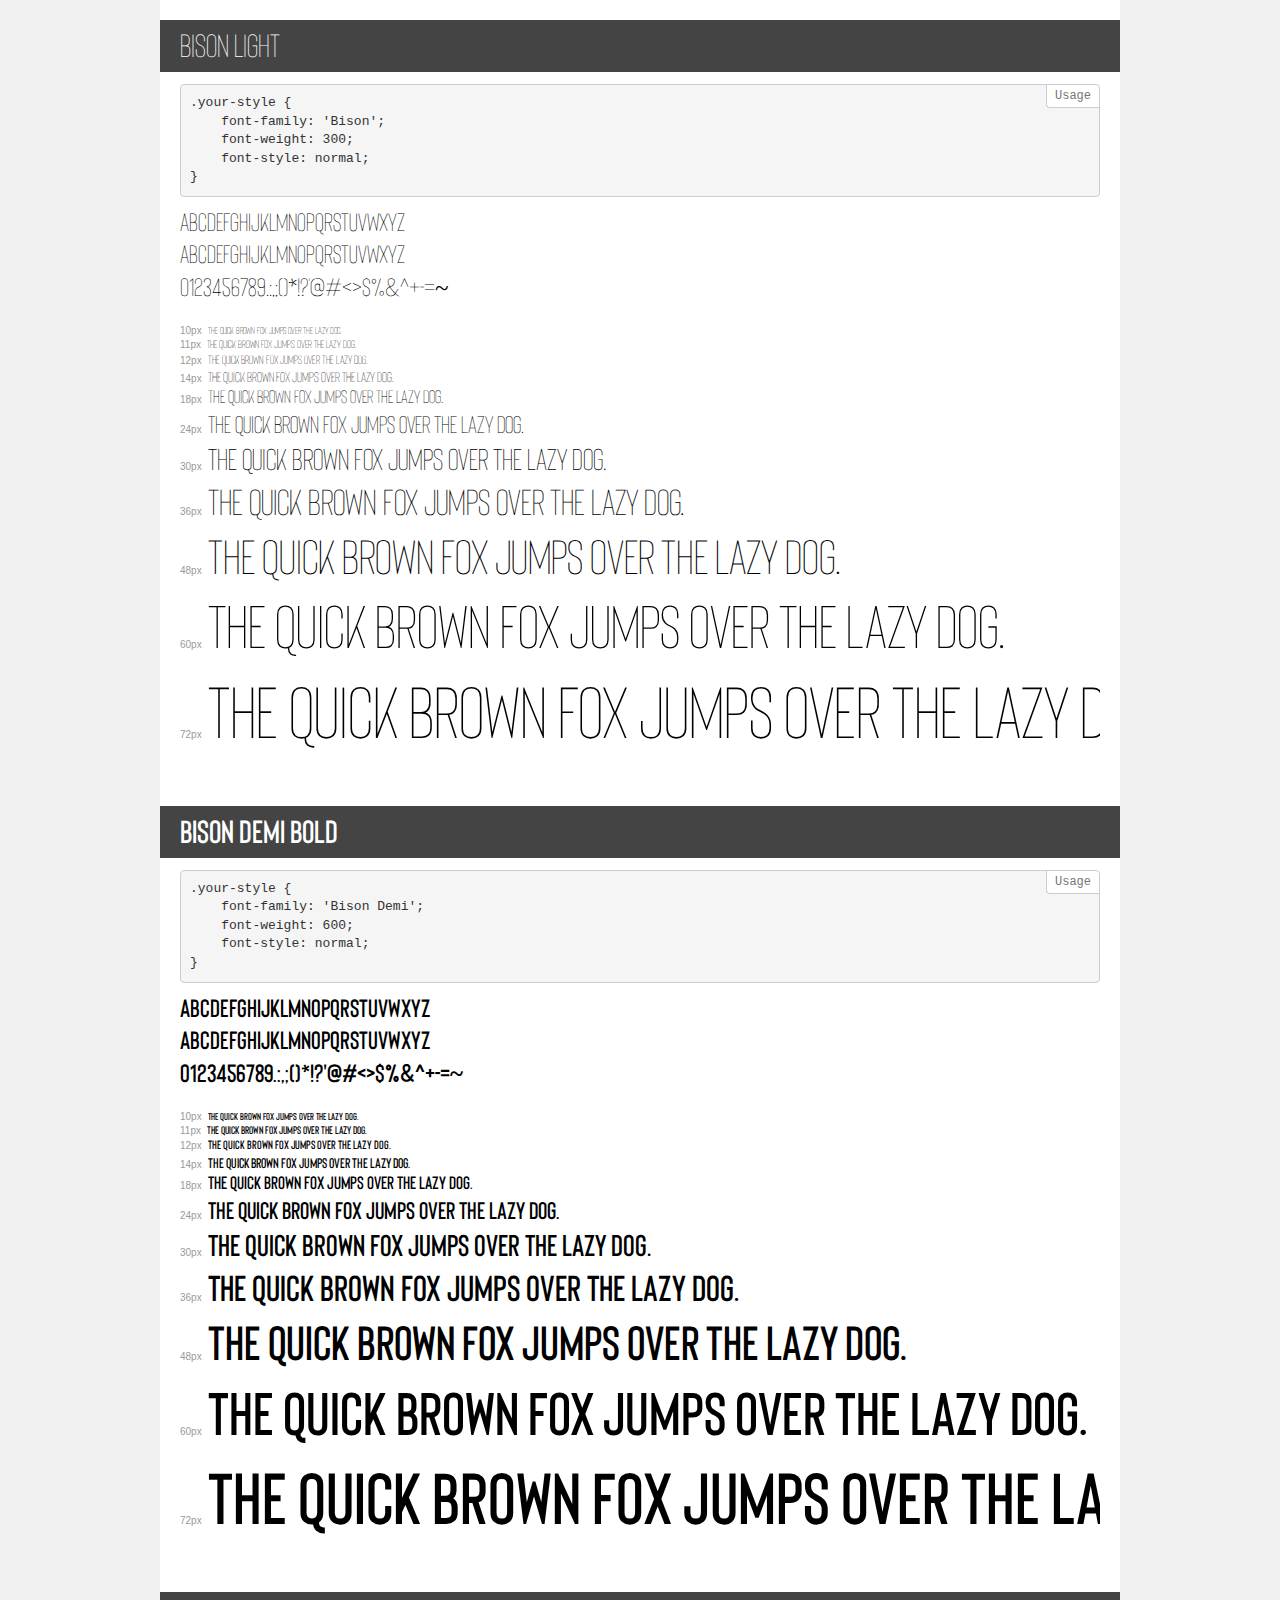
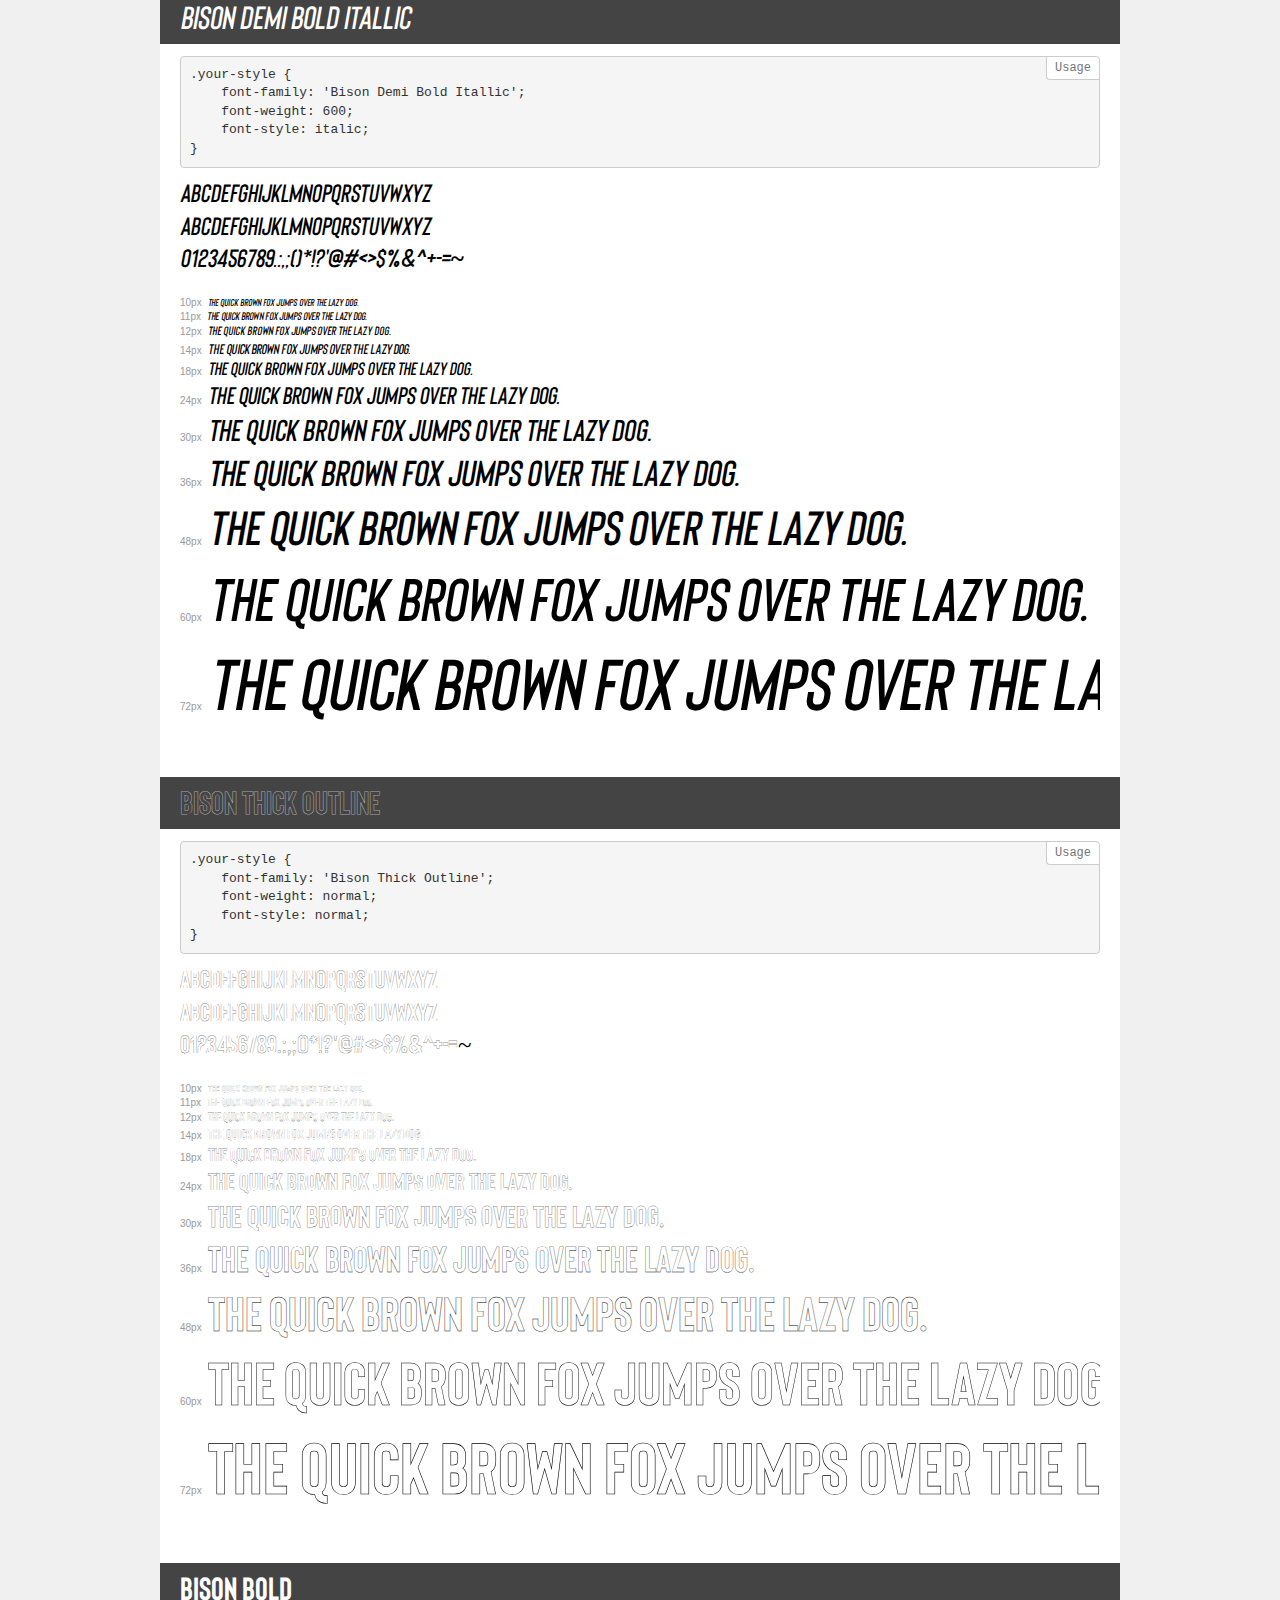
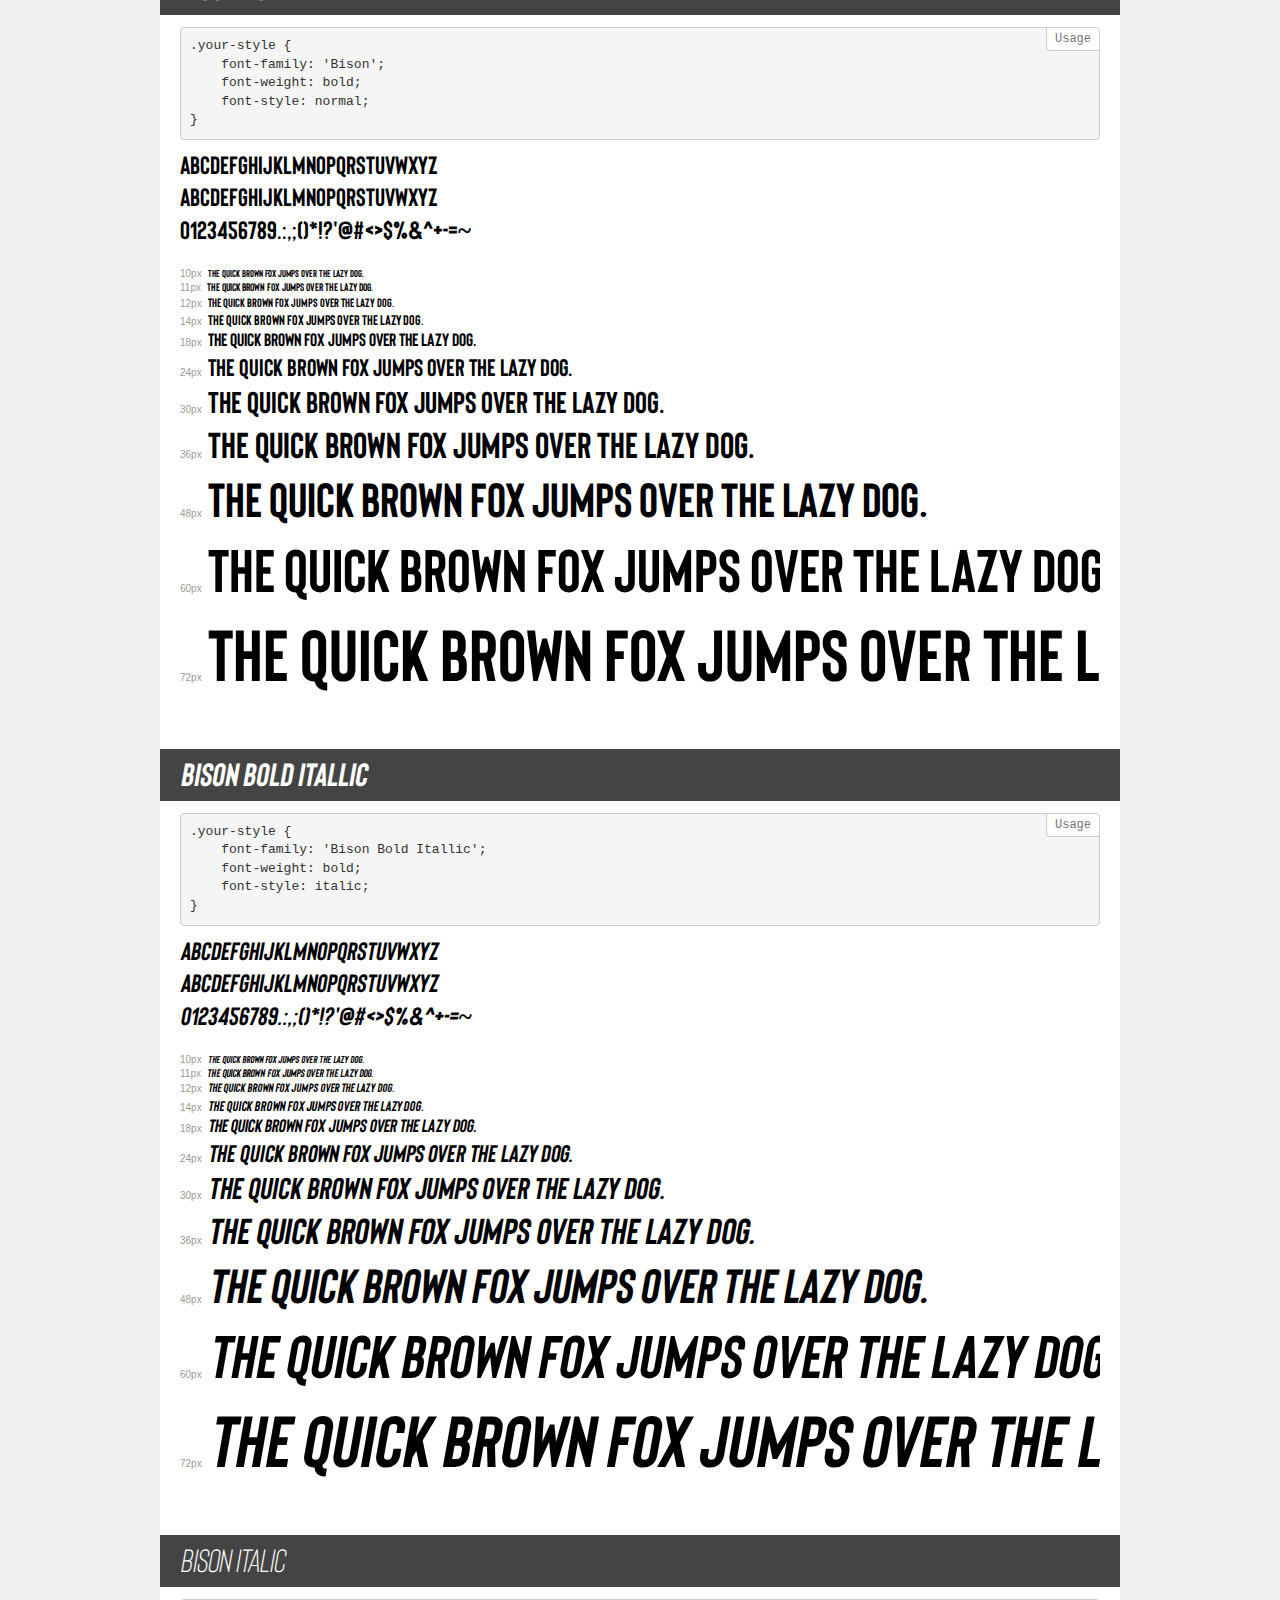
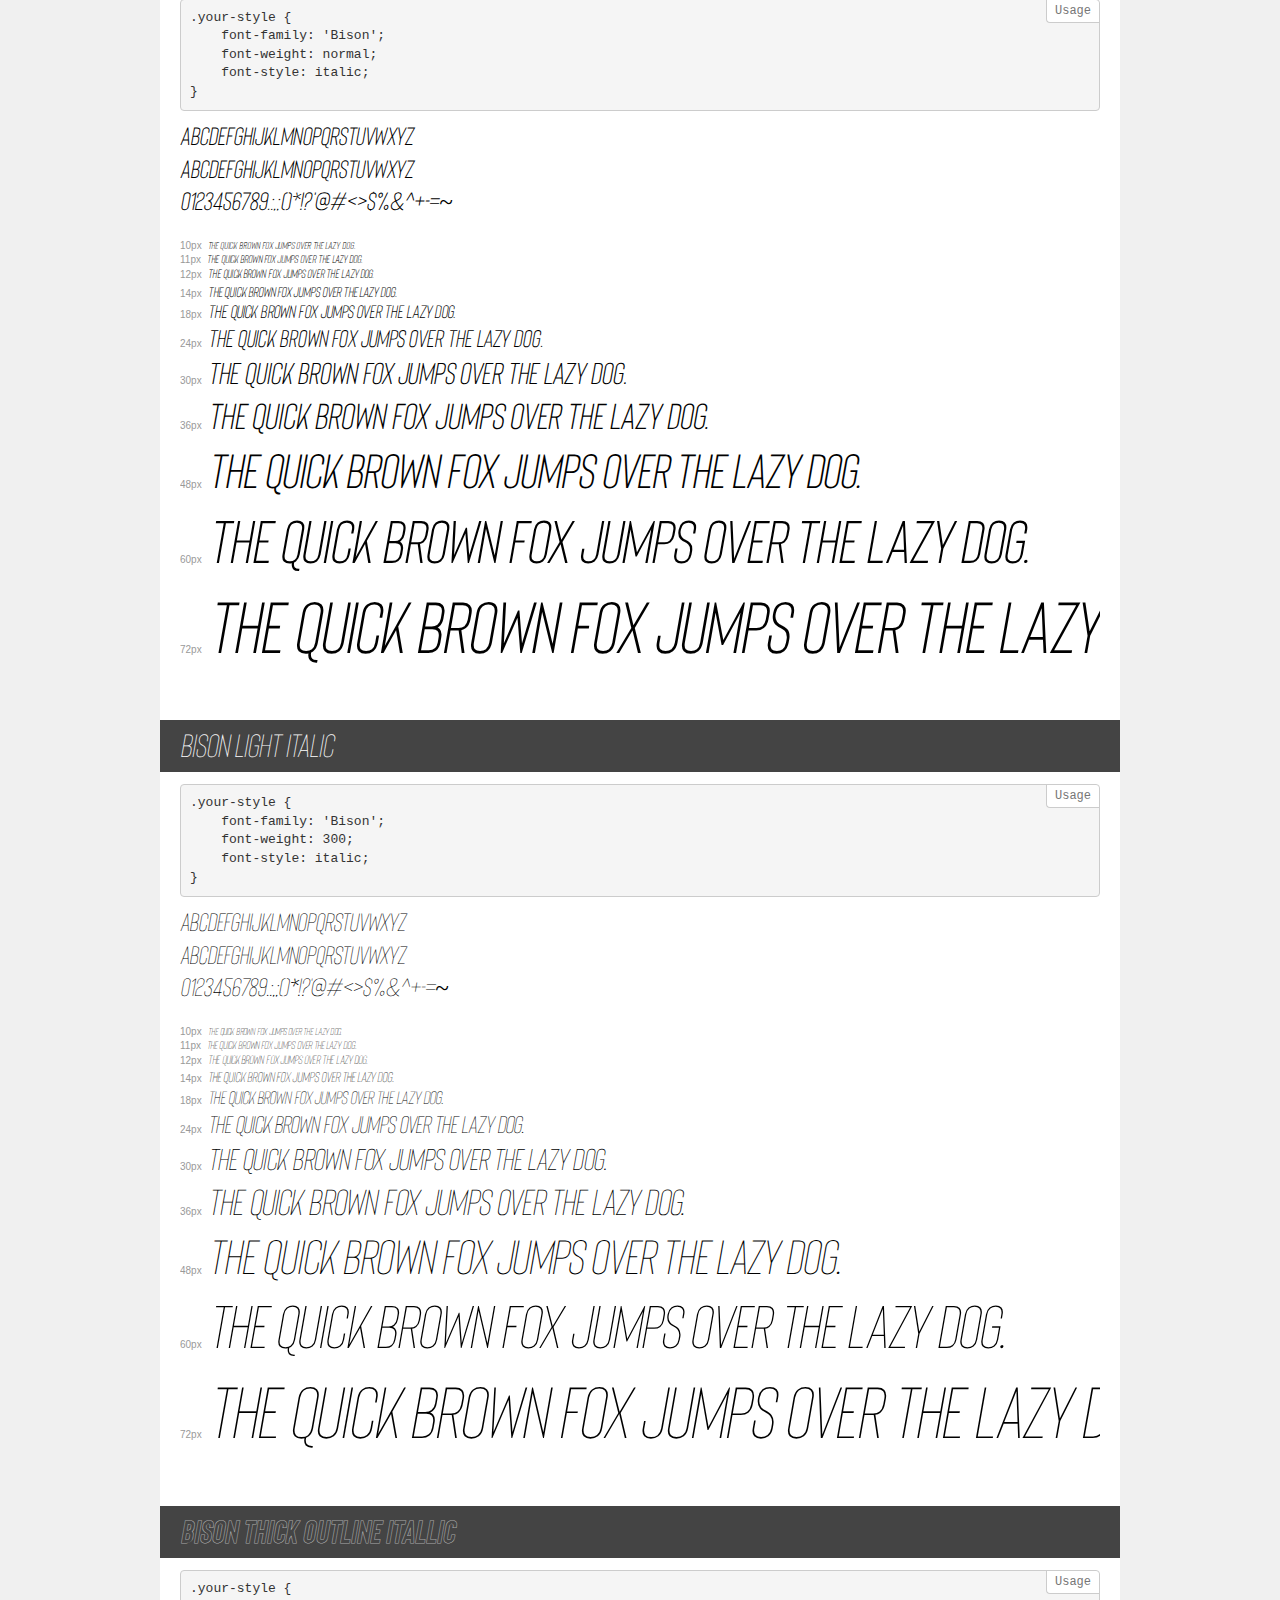
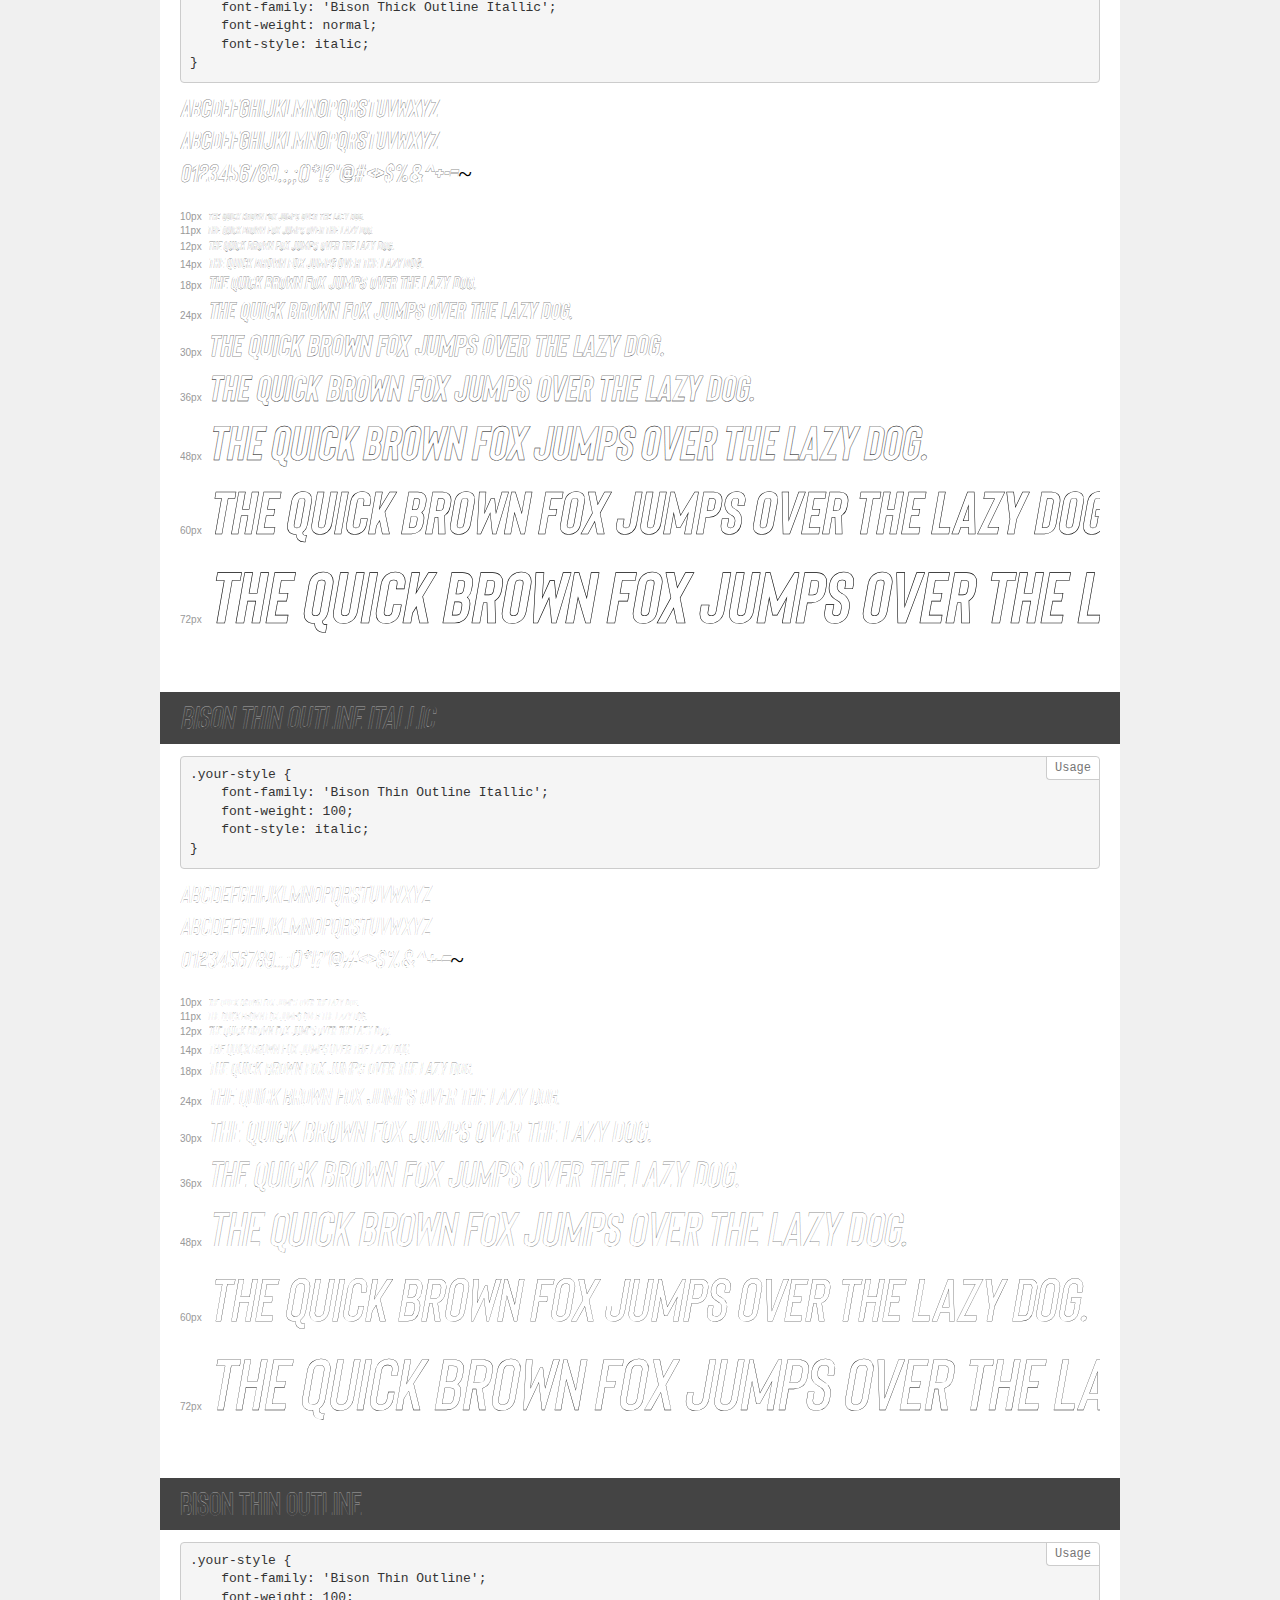
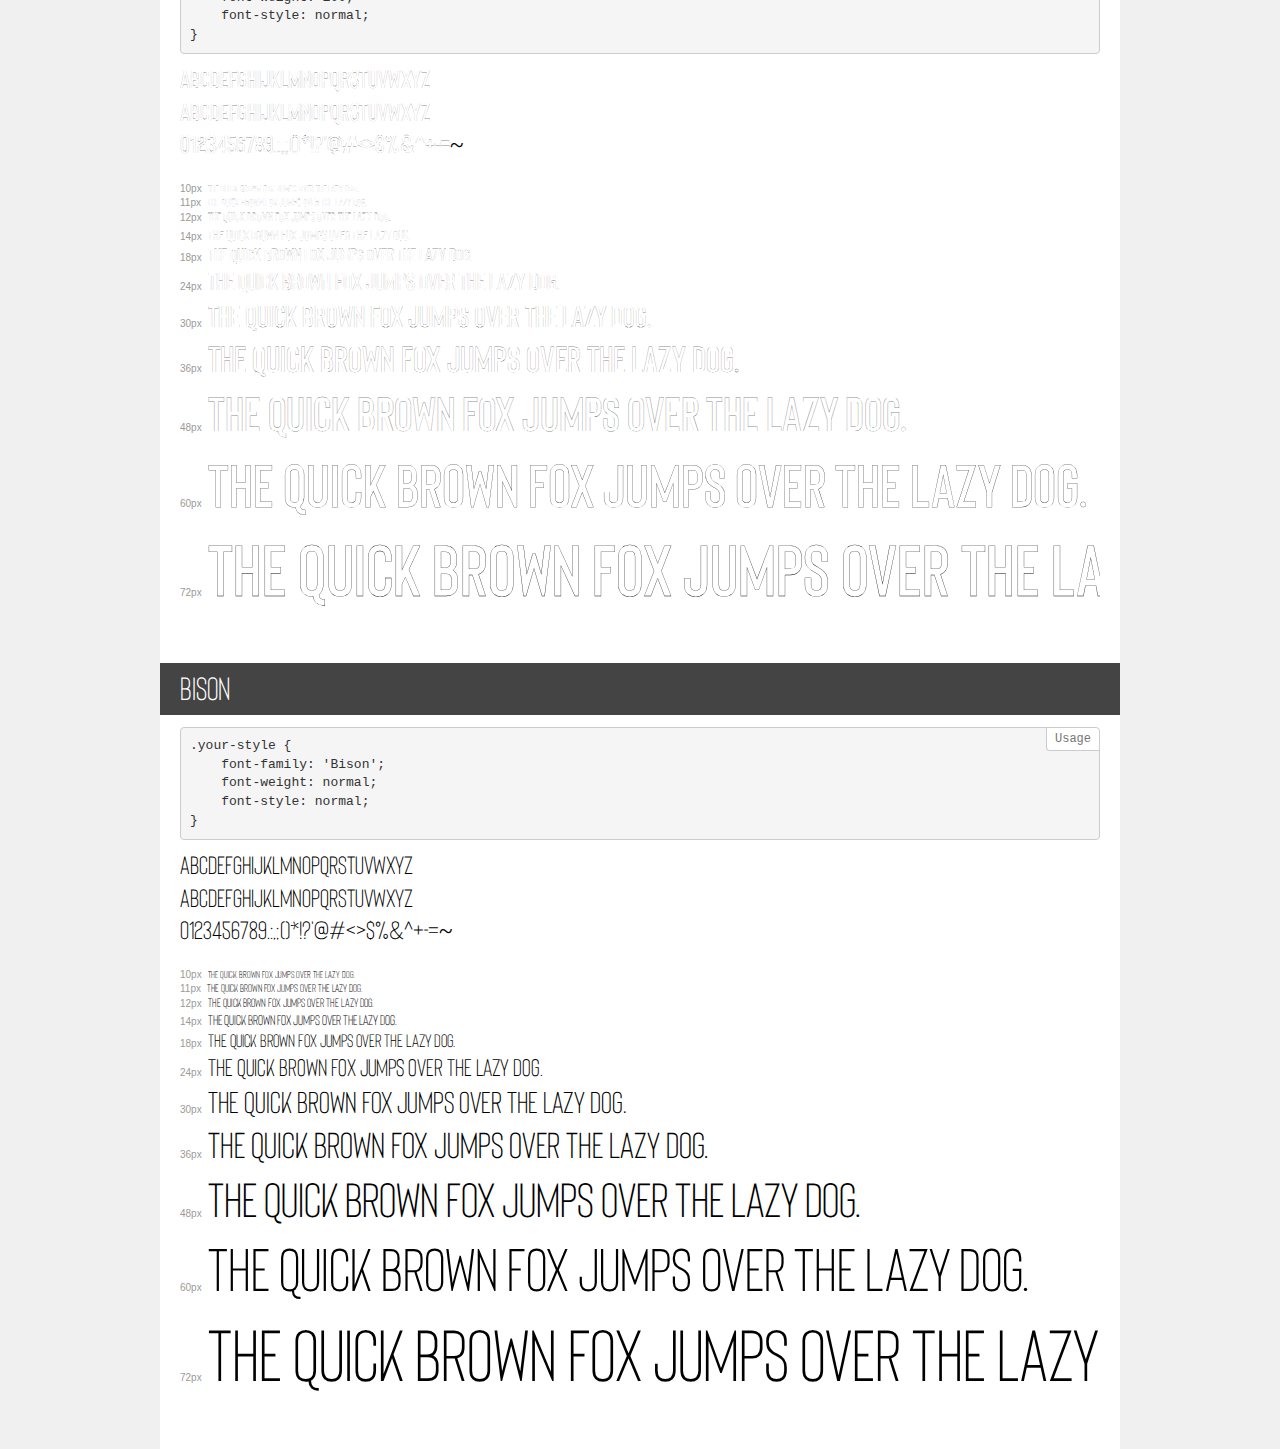
<file: fonts/Bison/demo.html>
<!DOCTYPE html>
<html lang="en">
<head>
    <meta charset="utf-8">
    <meta http-equiv="X-UA-Compatible" content="IE=edge">
    <meta name="viewport" content="width=device-width, initial-scale=1">
    <meta name="robots" content="noindex, noarchive">
    <meta name="format-detection" content="telephone=no">
    <title>Transfonter demo</title>
    <link href="stylesheet.css" rel="stylesheet">
    <style>
        /*
        http://meyerweb.com/eric/tools/css/reset/
        v2.0 | 20110126
        License: none (public domain)
        */
        html, body, div, span, applet, object, iframe,
        h1, h2, h3, h4, h5, h6, p, blockquote, pre,
        a, abbr, acronym, address, big, cite, code,
        del, dfn, em, img, ins, kbd, q, s, samp,
        small, strike, strong, sub, sup, tt, var,
        b, u, i, center,
        dl, dt, dd, ol, ul, li,
        fieldset, form, label, legend,
        table, caption, tbody, tfoot, thead, tr, th, td,
        article, aside, canvas, details, embed,
        figure, figcaption, footer, header, hgroup,
        menu, nav, output, ruby, section, summary,
        time, mark, audio, video {
            margin: 0;
            padding: 0;
            border: 0;
            font-size: 100%;
            font: inherit;
            vertical-align: baseline;
        }
        /* HTML5 display-role reset for older browsers */
        article, aside, details, figcaption, figure,
        footer, header, hgroup, menu, nav, section {
            display: block;
        }
        body {
            line-height: 1;
        }
        ol, ul {
            list-style: none;
        }
        blockquote, q {
            quotes: none;
        }
        blockquote:before, blockquote:after,
        q:before, q:after {
            content: '';
            content: none;
        }
        table {
            border-collapse: collapse;
            border-spacing: 0;
        }
        /* demo styles */
        body {
            background: #f0f0f0;
            color: #000;
        }
        .page {
            background: #fff;
            width: 920px;
            margin: 0 auto;
            padding: 20px 20px 0 20px;
            overflow: hidden;
        }
        .font-container {
            overflow-x: auto;
            overflow-y: hidden;
            margin-bottom: 40px;
            line-height: 1.3;
            white-space: nowrap;
            padding-bottom: 5px;
        }
        h1 {
            position: relative;
            background: #444;
            font-size: 32px;
            color: #fff;
            padding: 10px 20px;
            margin: 0 -20px 12px -20px;
        }
        .letters {
            font-size: 25px;
            margin-bottom: 20px;
        }
        .s10:before {
            content: '10px';
        }
        .s11:before {
            content: '11px';
        }
        .s12:before {
            content: '12px';
        }
        .s14:before {
            content: '14px';
        }
        .s18:before {
            content: '18px';
        }
        .s24:before {
            content: '24px';
        }
        .s30:before {
            content: '30px';
        }
        .s36:before {
            content: '36px';
        }
        .s48:before {
            content: '48px';
        }
        .s60:before {
            content: '60px';
        }
        .s72:before {
            content: '72px';
        }
        .s10:before, .s11:before, .s12:before, .s14:before,
        .s18:before, .s24:before, .s30:before, .s36:before,
        .s48:before, .s60:before, .s72:before {
            font-family: Arial, sans-serif;
            font-size: 10px;
            font-weight: normal;
            font-style: normal;
            color: #999;
            padding-right: 6px;
        }
        pre {
            display: block;
            position: relative;
            padding: 9px;
            margin: 0 0 10px;
            font-family: Monaco, Menlo, Consolas, "Courier New", monospace;
            font-size: 13px;
            line-height: 1.428571429;
            color: #333;
            font-weight: normal;
            font-style: normal;
            background-color: #f5f5f5;
            border: 1px solid #ccc;
            overflow-x: auto;
            border-radius: 4px;
        }
        pre:after {
            display: block;
            position: absolute;
            right: 0;
            top: 0;
            content: 'Usage';
            line-height: 1;
            padding: 5px 8px;
            font-size: 12px;
            color: #767676;
            background-color: #fff;
            border: 1px solid #ccc;
            border-right: none;
            border-top: none;
            border-radius: 0 4px 0 4px;
            z-index: 10;
        }
        /* responsive */
        @media (max-width: 959px) {
            .page {
                width: auto;
                margin: 0;
            }
        }
    </style>
</head>
<body>
<div class="page">
    <div class="demo">
        <h1 style="font-family: 'Bison'; font-weight: 300; font-style: normal;">Bison Light</h1>
        <pre>.your-style {
    font-family: 'Bison';
    font-weight: 300;
    font-style: normal;
}</pre>
        <div class="font-container" style="font-family: 'Bison'; font-weight: 300; font-style: normal;">
            <p class="letters">
                abcdefghijklmnopqrstuvwxyz<br>
ABCDEFGHIJKLMNOPQRSTUVWXYZ<br>
                0123456789.:,;()*!?'@#<>$%&^+-=~
            </p>
            <p class="s10" style="font-size: 10px;">The quick brown fox jumps over the lazy dog.</p>
            <p class="s11" style="font-size: 11px;">The quick brown fox jumps over the lazy dog.</p>
            <p class="s12" style="font-size: 12px;">The quick brown fox jumps over the lazy dog.</p>
            <p class="s14" style="font-size: 14px;">The quick brown fox jumps over the lazy dog.</p>
            <p class="s18" style="font-size: 18px;">The quick brown fox jumps over the lazy dog.</p>
            <p class="s24" style="font-size: 24px;">The quick brown fox jumps over the lazy dog.</p>
            <p class="s30" style="font-size: 30px;">The quick brown fox jumps over the lazy dog.</p>
            <p class="s36" style="font-size: 36px;">The quick brown fox jumps over the lazy dog.</p>
            <p class="s48" style="font-size: 48px;">The quick brown fox jumps over the lazy dog.</p>
            <p class="s60" style="font-size: 60px;">The quick brown fox jumps over the lazy dog.</p>
            <p class="s72" style="font-size: 72px;">The quick brown fox jumps over the lazy dog.</p>
        </div>
    </div>
    <div class="demo">
        <h1 style="font-family: 'Bison Demi'; font-weight: 600; font-style: normal;">Bison Demi Bold</h1>
        <pre>.your-style {
    font-family: 'Bison Demi';
    font-weight: 600;
    font-style: normal;
}</pre>
        <div class="font-container" style="font-family: 'Bison Demi'; font-weight: 600; font-style: normal;">
            <p class="letters">
                abcdefghijklmnopqrstuvwxyz<br>
ABCDEFGHIJKLMNOPQRSTUVWXYZ<br>
                0123456789.:,;()*!?'@#<>$%&^+-=~
            </p>
            <p class="s10" style="font-size: 10px;">The quick brown fox jumps over the lazy dog.</p>
            <p class="s11" style="font-size: 11px;">The quick brown fox jumps over the lazy dog.</p>
            <p class="s12" style="font-size: 12px;">The quick brown fox jumps over the lazy dog.</p>
            <p class="s14" style="font-size: 14px;">The quick brown fox jumps over the lazy dog.</p>
            <p class="s18" style="font-size: 18px;">The quick brown fox jumps over the lazy dog.</p>
            <p class="s24" style="font-size: 24px;">The quick brown fox jumps over the lazy dog.</p>
            <p class="s30" style="font-size: 30px;">The quick brown fox jumps over the lazy dog.</p>
            <p class="s36" style="font-size: 36px;">The quick brown fox jumps over the lazy dog.</p>
            <p class="s48" style="font-size: 48px;">The quick brown fox jumps over the lazy dog.</p>
            <p class="s60" style="font-size: 60px;">The quick brown fox jumps over the lazy dog.</p>
            <p class="s72" style="font-size: 72px;">The quick brown fox jumps over the lazy dog.</p>
        </div>
    </div>
    <div class="demo">
        <h1 style="font-family: 'Bison Demi Bold Itallic'; font-weight: 600; font-style: italic;">Bison Demi Bold Itallic</h1>
        <pre>.your-style {
    font-family: 'Bison Demi Bold Itallic';
    font-weight: 600;
    font-style: italic;
}</pre>
        <div class="font-container" style="font-family: 'Bison Demi Bold Itallic'; font-weight: 600; font-style: italic;">
            <p class="letters">
                abcdefghijklmnopqrstuvwxyz<br>
ABCDEFGHIJKLMNOPQRSTUVWXYZ<br>
                0123456789.:,;()*!?'@#<>$%&^+-=~
            </p>
            <p class="s10" style="font-size: 10px;">The quick brown fox jumps over the lazy dog.</p>
            <p class="s11" style="font-size: 11px;">The quick brown fox jumps over the lazy dog.</p>
            <p class="s12" style="font-size: 12px;">The quick brown fox jumps over the lazy dog.</p>
            <p class="s14" style="font-size: 14px;">The quick brown fox jumps over the lazy dog.</p>
            <p class="s18" style="font-size: 18px;">The quick brown fox jumps over the lazy dog.</p>
            <p class="s24" style="font-size: 24px;">The quick brown fox jumps over the lazy dog.</p>
            <p class="s30" style="font-size: 30px;">The quick brown fox jumps over the lazy dog.</p>
            <p class="s36" style="font-size: 36px;">The quick brown fox jumps over the lazy dog.</p>
            <p class="s48" style="font-size: 48px;">The quick brown fox jumps over the lazy dog.</p>
            <p class="s60" style="font-size: 60px;">The quick brown fox jumps over the lazy dog.</p>
            <p class="s72" style="font-size: 72px;">The quick brown fox jumps over the lazy dog.</p>
        </div>
    </div>
    <div class="demo">
        <h1 style="font-family: 'Bison Thick Outline'; font-weight: normal; font-style: normal;">Bison Thick Outline</h1>
        <pre>.your-style {
    font-family: 'Bison Thick Outline';
    font-weight: normal;
    font-style: normal;
}</pre>
        <div class="font-container" style="font-family: 'Bison Thick Outline'; font-weight: normal; font-style: normal;">
            <p class="letters">
                abcdefghijklmnopqrstuvwxyz<br>
ABCDEFGHIJKLMNOPQRSTUVWXYZ<br>
                0123456789.:,;()*!?'@#<>$%&^+-=~
            </p>
            <p class="s10" style="font-size: 10px;">The quick brown fox jumps over the lazy dog.</p>
            <p class="s11" style="font-size: 11px;">The quick brown fox jumps over the lazy dog.</p>
            <p class="s12" style="font-size: 12px;">The quick brown fox jumps over the lazy dog.</p>
            <p class="s14" style="font-size: 14px;">The quick brown fox jumps over the lazy dog.</p>
            <p class="s18" style="font-size: 18px;">The quick brown fox jumps over the lazy dog.</p>
            <p class="s24" style="font-size: 24px;">The quick brown fox jumps over the lazy dog.</p>
            <p class="s30" style="font-size: 30px;">The quick brown fox jumps over the lazy dog.</p>
            <p class="s36" style="font-size: 36px;">The quick brown fox jumps over the lazy dog.</p>
            <p class="s48" style="font-size: 48px;">The quick brown fox jumps over the lazy dog.</p>
            <p class="s60" style="font-size: 60px;">The quick brown fox jumps over the lazy dog.</p>
            <p class="s72" style="font-size: 72px;">The quick brown fox jumps over the lazy dog.</p>
        </div>
    </div>
    <div class="demo">
        <h1 style="font-family: 'Bison'; font-weight: bold; font-style: normal;">Bison Bold</h1>
        <pre>.your-style {
    font-family: 'Bison';
    font-weight: bold;
    font-style: normal;
}</pre>
        <div class="font-container" style="font-family: 'Bison'; font-weight: bold; font-style: normal;">
            <p class="letters">
                abcdefghijklmnopqrstuvwxyz<br>
ABCDEFGHIJKLMNOPQRSTUVWXYZ<br>
                0123456789.:,;()*!?'@#<>$%&^+-=~
            </p>
            <p class="s10" style="font-size: 10px;">The quick brown fox jumps over the lazy dog.</p>
            <p class="s11" style="font-size: 11px;">The quick brown fox jumps over the lazy dog.</p>
            <p class="s12" style="font-size: 12px;">The quick brown fox jumps over the lazy dog.</p>
            <p class="s14" style="font-size: 14px;">The quick brown fox jumps over the lazy dog.</p>
            <p class="s18" style="font-size: 18px;">The quick brown fox jumps over the lazy dog.</p>
            <p class="s24" style="font-size: 24px;">The quick brown fox jumps over the lazy dog.</p>
            <p class="s30" style="font-size: 30px;">The quick brown fox jumps over the lazy dog.</p>
            <p class="s36" style="font-size: 36px;">The quick brown fox jumps over the lazy dog.</p>
            <p class="s48" style="font-size: 48px;">The quick brown fox jumps over the lazy dog.</p>
            <p class="s60" style="font-size: 60px;">The quick brown fox jumps over the lazy dog.</p>
            <p class="s72" style="font-size: 72px;">The quick brown fox jumps over the lazy dog.</p>
        </div>
    </div>
    <div class="demo">
        <h1 style="font-family: 'Bison Bold Itallic'; font-weight: bold; font-style: italic;">Bison Bold Itallic</h1>
        <pre>.your-style {
    font-family: 'Bison Bold Itallic';
    font-weight: bold;
    font-style: italic;
}</pre>
        <div class="font-container" style="font-family: 'Bison Bold Itallic'; font-weight: bold; font-style: italic;">
            <p class="letters">
                abcdefghijklmnopqrstuvwxyz<br>
ABCDEFGHIJKLMNOPQRSTUVWXYZ<br>
                0123456789.:,;()*!?'@#<>$%&^+-=~
            </p>
            <p class="s10" style="font-size: 10px;">The quick brown fox jumps over the lazy dog.</p>
            <p class="s11" style="font-size: 11px;">The quick brown fox jumps over the lazy dog.</p>
            <p class="s12" style="font-size: 12px;">The quick brown fox jumps over the lazy dog.</p>
            <p class="s14" style="font-size: 14px;">The quick brown fox jumps over the lazy dog.</p>
            <p class="s18" style="font-size: 18px;">The quick brown fox jumps over the lazy dog.</p>
            <p class="s24" style="font-size: 24px;">The quick brown fox jumps over the lazy dog.</p>
            <p class="s30" style="font-size: 30px;">The quick brown fox jumps over the lazy dog.</p>
            <p class="s36" style="font-size: 36px;">The quick brown fox jumps over the lazy dog.</p>
            <p class="s48" style="font-size: 48px;">The quick brown fox jumps over the lazy dog.</p>
            <p class="s60" style="font-size: 60px;">The quick brown fox jumps over the lazy dog.</p>
            <p class="s72" style="font-size: 72px;">The quick brown fox jumps over the lazy dog.</p>
        </div>
    </div>
    <div class="demo">
        <h1 style="font-family: 'Bison'; font-weight: normal; font-style: italic;">Bison Italic</h1>
        <pre>.your-style {
    font-family: 'Bison';
    font-weight: normal;
    font-style: italic;
}</pre>
        <div class="font-container" style="font-family: 'Bison'; font-weight: normal; font-style: italic;">
            <p class="letters">
                abcdefghijklmnopqrstuvwxyz<br>
ABCDEFGHIJKLMNOPQRSTUVWXYZ<br>
                0123456789.:,;()*!?'@#<>$%&^+-=~
            </p>
            <p class="s10" style="font-size: 10px;">The quick brown fox jumps over the lazy dog.</p>
            <p class="s11" style="font-size: 11px;">The quick brown fox jumps over the lazy dog.</p>
            <p class="s12" style="font-size: 12px;">The quick brown fox jumps over the lazy dog.</p>
            <p class="s14" style="font-size: 14px;">The quick brown fox jumps over the lazy dog.</p>
            <p class="s18" style="font-size: 18px;">The quick brown fox jumps over the lazy dog.</p>
            <p class="s24" style="font-size: 24px;">The quick brown fox jumps over the lazy dog.</p>
            <p class="s30" style="font-size: 30px;">The quick brown fox jumps over the lazy dog.</p>
            <p class="s36" style="font-size: 36px;">The quick brown fox jumps over the lazy dog.</p>
            <p class="s48" style="font-size: 48px;">The quick brown fox jumps over the lazy dog.</p>
            <p class="s60" style="font-size: 60px;">The quick brown fox jumps over the lazy dog.</p>
            <p class="s72" style="font-size: 72px;">The quick brown fox jumps over the lazy dog.</p>
        </div>
    </div>
    <div class="demo">
        <h1 style="font-family: 'Bison'; font-weight: 300; font-style: italic;">Bison Light Italic</h1>
        <pre>.your-style {
    font-family: 'Bison';
    font-weight: 300;
    font-style: italic;
}</pre>
        <div class="font-container" style="font-family: 'Bison'; font-weight: 300; font-style: italic;">
            <p class="letters">
                abcdefghijklmnopqrstuvwxyz<br>
ABCDEFGHIJKLMNOPQRSTUVWXYZ<br>
                0123456789.:,;()*!?'@#<>$%&^+-=~
            </p>
            <p class="s10" style="font-size: 10px;">The quick brown fox jumps over the lazy dog.</p>
            <p class="s11" style="font-size: 11px;">The quick brown fox jumps over the lazy dog.</p>
            <p class="s12" style="font-size: 12px;">The quick brown fox jumps over the lazy dog.</p>
            <p class="s14" style="font-size: 14px;">The quick brown fox jumps over the lazy dog.</p>
            <p class="s18" style="font-size: 18px;">The quick brown fox jumps over the lazy dog.</p>
            <p class="s24" style="font-size: 24px;">The quick brown fox jumps over the lazy dog.</p>
            <p class="s30" style="font-size: 30px;">The quick brown fox jumps over the lazy dog.</p>
            <p class="s36" style="font-size: 36px;">The quick brown fox jumps over the lazy dog.</p>
            <p class="s48" style="font-size: 48px;">The quick brown fox jumps over the lazy dog.</p>
            <p class="s60" style="font-size: 60px;">The quick brown fox jumps over the lazy dog.</p>
            <p class="s72" style="font-size: 72px;">The quick brown fox jumps over the lazy dog.</p>
        </div>
    </div>
    <div class="demo">
        <h1 style="font-family: 'Bison Thick Outline Itallic'; font-weight: normal; font-style: italic;">Bison Thick Outline Itallic</h1>
        <pre>.your-style {
    font-family: 'Bison Thick Outline Itallic';
    font-weight: normal;
    font-style: italic;
}</pre>
        <div class="font-container" style="font-family: 'Bison Thick Outline Itallic'; font-weight: normal; font-style: italic;">
            <p class="letters">
                abcdefghijklmnopqrstuvwxyz<br>
ABCDEFGHIJKLMNOPQRSTUVWXYZ<br>
                0123456789.:,;()*!?'@#<>$%&^+-=~
            </p>
            <p class="s10" style="font-size: 10px;">The quick brown fox jumps over the lazy dog.</p>
            <p class="s11" style="font-size: 11px;">The quick brown fox jumps over the lazy dog.</p>
            <p class="s12" style="font-size: 12px;">The quick brown fox jumps over the lazy dog.</p>
            <p class="s14" style="font-size: 14px;">The quick brown fox jumps over the lazy dog.</p>
            <p class="s18" style="font-size: 18px;">The quick brown fox jumps over the lazy dog.</p>
            <p class="s24" style="font-size: 24px;">The quick brown fox jumps over the lazy dog.</p>
            <p class="s30" style="font-size: 30px;">The quick brown fox jumps over the lazy dog.</p>
            <p class="s36" style="font-size: 36px;">The quick brown fox jumps over the lazy dog.</p>
            <p class="s48" style="font-size: 48px;">The quick brown fox jumps over the lazy dog.</p>
            <p class="s60" style="font-size: 60px;">The quick brown fox jumps over the lazy dog.</p>
            <p class="s72" style="font-size: 72px;">The quick brown fox jumps over the lazy dog.</p>
        </div>
    </div>
    <div class="demo">
        <h1 style="font-family: 'Bison Thin Outline Itallic'; font-weight: 100; font-style: italic;">Bison Thin Outline Itallic</h1>
        <pre>.your-style {
    font-family: 'Bison Thin Outline Itallic';
    font-weight: 100;
    font-style: italic;
}</pre>
        <div class="font-container" style="font-family: 'Bison Thin Outline Itallic'; font-weight: 100; font-style: italic;">
            <p class="letters">
                abcdefghijklmnopqrstuvwxyz<br>
ABCDEFGHIJKLMNOPQRSTUVWXYZ<br>
                0123456789.:,;()*!?'@#<>$%&^+-=~
            </p>
            <p class="s10" style="font-size: 10px;">The quick brown fox jumps over the lazy dog.</p>
            <p class="s11" style="font-size: 11px;">The quick brown fox jumps over the lazy dog.</p>
            <p class="s12" style="font-size: 12px;">The quick brown fox jumps over the lazy dog.</p>
            <p class="s14" style="font-size: 14px;">The quick brown fox jumps over the lazy dog.</p>
            <p class="s18" style="font-size: 18px;">The quick brown fox jumps over the lazy dog.</p>
            <p class="s24" style="font-size: 24px;">The quick brown fox jumps over the lazy dog.</p>
            <p class="s30" style="font-size: 30px;">The quick brown fox jumps over the lazy dog.</p>
            <p class="s36" style="font-size: 36px;">The quick brown fox jumps over the lazy dog.</p>
            <p class="s48" style="font-size: 48px;">The quick brown fox jumps over the lazy dog.</p>
            <p class="s60" style="font-size: 60px;">The quick brown fox jumps over the lazy dog.</p>
            <p class="s72" style="font-size: 72px;">The quick brown fox jumps over the lazy dog.</p>
        </div>
    </div>
    <div class="demo">
        <h1 style="font-family: 'Bison Thin Outline'; font-weight: 100; font-style: normal;">Bison Thin Outline</h1>
        <pre>.your-style {
    font-family: 'Bison Thin Outline';
    font-weight: 100;
    font-style: normal;
}</pre>
        <div class="font-container" style="font-family: 'Bison Thin Outline'; font-weight: 100; font-style: normal;">
            <p class="letters">
                abcdefghijklmnopqrstuvwxyz<br>
ABCDEFGHIJKLMNOPQRSTUVWXYZ<br>
                0123456789.:,;()*!?'@#<>$%&^+-=~
            </p>
            <p class="s10" style="font-size: 10px;">The quick brown fox jumps over the lazy dog.</p>
            <p class="s11" style="font-size: 11px;">The quick brown fox jumps over the lazy dog.</p>
            <p class="s12" style="font-size: 12px;">The quick brown fox jumps over the lazy dog.</p>
            <p class="s14" style="font-size: 14px;">The quick brown fox jumps over the lazy dog.</p>
            <p class="s18" style="font-size: 18px;">The quick brown fox jumps over the lazy dog.</p>
            <p class="s24" style="font-size: 24px;">The quick brown fox jumps over the lazy dog.</p>
            <p class="s30" style="font-size: 30px;">The quick brown fox jumps over the lazy dog.</p>
            <p class="s36" style="font-size: 36px;">The quick brown fox jumps over the lazy dog.</p>
            <p class="s48" style="font-size: 48px;">The quick brown fox jumps over the lazy dog.</p>
            <p class="s60" style="font-size: 60px;">The quick brown fox jumps over the lazy dog.</p>
            <p class="s72" style="font-size: 72px;">The quick brown fox jumps over the lazy dog.</p>
        </div>
    </div>
    <div class="demo">
        <h1 style="font-family: 'Bison'; font-weight: normal; font-style: normal;">Bison</h1>
        <pre>.your-style {
    font-family: 'Bison';
    font-weight: normal;
    font-style: normal;
}</pre>
        <div class="font-container" style="font-family: 'Bison'; font-weight: normal; font-style: normal;">
            <p class="letters">
                abcdefghijklmnopqrstuvwxyz<br>
ABCDEFGHIJKLMNOPQRSTUVWXYZ<br>
                0123456789.:,;()*!?'@#<>$%&^+-=~
            </p>
            <p class="s10" style="font-size: 10px;">The quick brown fox jumps over the lazy dog.</p>
            <p class="s11" style="font-size: 11px;">The quick brown fox jumps over the lazy dog.</p>
            <p class="s12" style="font-size: 12px;">The quick brown fox jumps over the lazy dog.</p>
            <p class="s14" style="font-size: 14px;">The quick brown fox jumps over the lazy dog.</p>
            <p class="s18" style="font-size: 18px;">The quick brown fox jumps over the lazy dog.</p>
            <p class="s24" style="font-size: 24px;">The quick brown fox jumps over the lazy dog.</p>
            <p class="s30" style="font-size: 30px;">The quick brown fox jumps over the lazy dog.</p>
            <p class="s36" style="font-size: 36px;">The quick brown fox jumps over the lazy dog.</p>
            <p class="s48" style="font-size: 48px;">The quick brown fox jumps over the lazy dog.</p>
            <p class="s60" style="font-size: 60px;">The quick brown fox jumps over the lazy dog.</p>
            <p class="s72" style="font-size: 72px;">The quick brown fox jumps over the lazy dog.</p>
        </div>
    </div>
</div>
</body>
</html>
</file>
<file: fonts/Bison/stylesheet.css>
@font-face {
    font-family: 'Bison';
    src: url('Bison-Light.eot');
    src: local('Bison Light'), local('Bison-Light'),
        url('Bison-Light.eot?#iefix') format('embedded-opentype'),
        url('Bison-Light.woff2') format('woff2'),
        url('Bison-Light.woff') format('woff'),
        url('Bison-Light.ttf') format('truetype');
    font-weight: 300;
    font-style: normal;
}

@font-face {
    font-family: 'Bison Demi';
    src: url('Bison-DemiBold.eot');
    src: local('Bison Demi Bold'), local('Bison-DemiBold'),
        url('Bison-DemiBold.eot?#iefix') format('embedded-opentype'),
        url('Bison-DemiBold.woff2') format('woff2'),
        url('Bison-DemiBold.woff') format('woff'),
        url('Bison-DemiBold.ttf') format('truetype');
    font-weight: 600;
    font-style: normal;
}

@font-face {
    font-family: 'Bison Demi Bold Itallic';
    src: url('Bison-DemiBoldItallic.eot');
    src: local('Bison Demi Bold Itallic'), local('Bison-DemiBoldItallic'),
        url('Bison-DemiBoldItallic.eot?#iefix') format('embedded-opentype'),
        url('Bison-DemiBoldItallic.woff2') format('woff2'),
        url('Bison-DemiBoldItallic.woff') format('woff'),
        url('Bison-DemiBoldItallic.ttf') format('truetype');
    font-weight: 600;
    font-style: italic;
}

@font-face {
    font-family: 'Bison Thick Outline';
    src: url('Bison-ThickOutline.eot');
    src: local('Bison Thick Outline'), local('Bison-ThickOutline'),
        url('Bison-ThickOutline.eot?#iefix') format('embedded-opentype'),
        url('Bison-ThickOutline.woff2') format('woff2'),
        url('Bison-ThickOutline.woff') format('woff'),
        url('Bison-ThickOutline.ttf') format('truetype');
    font-weight: normal;
    font-style: normal;
}

@font-face {
    font-family: 'Bison';
    src: url('Bison-Bold.eot');
    src: local('Bison Bold'), local('Bison-Bold'),
        url('Bison-Bold.eot?#iefix') format('embedded-opentype'),
        url('Bison-Bold.woff2') format('woff2'),
        url('Bison-Bold.woff') format('woff'),
        url('Bison-Bold.ttf') format('truetype');
    font-weight: bold;
    font-style: normal;
}

@font-face {
    font-family: 'Bison Bold Itallic';
    src: url('Bison-BoldItallic.eot');
    src: local('Bison Bold Itallic'), local('Bison-BoldItallic'),
        url('Bison-BoldItallic.eot?#iefix') format('embedded-opentype'),
        url('Bison-BoldItallic.woff2') format('woff2'),
        url('Bison-BoldItallic.woff') format('woff'),
        url('Bison-BoldItallic.ttf') format('truetype');
    font-weight: bold;
    font-style: italic;
}

@font-face {
    font-family: 'Bison';
    src: url('Bison-RegularItalic.eot');
    src: local('Bison Italic'), local('Bison-RegularItalic'),
        url('Bison-RegularItalic.eot?#iefix') format('embedded-opentype'),
        url('Bison-RegularItalic.woff2') format('woff2'),
        url('Bison-RegularItalic.woff') format('woff'),
        url('Bison-RegularItalic.ttf') format('truetype');
    font-weight: normal;
    font-style: italic;
}

@font-face {
    font-family: 'Bison';
    src: url('Bison-LightItalic.eot');
    src: local('Bison Light Italic'), local('Bison-LightItalic'),
        url('Bison-LightItalic.eot?#iefix') format('embedded-opentype'),
        url('Bison-LightItalic.woff2') format('woff2'),
        url('Bison-LightItalic.woff') format('woff'),
        url('Bison-LightItalic.ttf') format('truetype');
    font-weight: 300;
    font-style: italic;
}

@font-face {
    font-family: 'Bison Thick Outline Itallic';
    src: url('Bison-ThickOutlineItallic.eot');
    src: local('Bison Thick Outline Itallic'), local('Bison-ThickOutlineItallic'),
        url('Bison-ThickOutlineItallic.eot?#iefix') format('embedded-opentype'),
        url('Bison-ThickOutlineItallic.woff2') format('woff2'),
        url('Bison-ThickOutlineItallic.woff') format('woff'),
        url('Bison-ThickOutlineItallic.ttf') format('truetype');
    font-weight: normal;
    font-style: italic;
}

@font-face {
    font-family: 'Bison Thin Outline Itallic';
    src: url('Bison-ThinOutlineItallic.eot');
    src: local('Bison Thin Outline Itallic'), local('Bison-ThinOutlineItallic'),
        url('Bison-ThinOutlineItallic.eot?#iefix') format('embedded-opentype'),
        url('Bison-ThinOutlineItallic.woff2') format('woff2'),
        url('Bison-ThinOutlineItallic.woff') format('woff'),
        url('Bison-ThinOutlineItallic.ttf') format('truetype');
    font-weight: 100;
    font-style: italic;
}

@font-face {
    font-family: 'Bison Thin Outline';
    src: url('Bison-ThinOutline.eot');
    src: local('Bison Thin Outline'), local('Bison-ThinOutline'),
        url('Bison-ThinOutline.eot?#iefix') format('embedded-opentype'),
        url('Bison-ThinOutline.woff2') format('woff2'),
        url('Bison-ThinOutline.woff') format('woff'),
        url('Bison-ThinOutline.ttf') format('truetype');
    font-weight: 100;
    font-style: normal;
}

@font-face {
    font-family: 'Bison';
    src: url('Bison-Regular.eot');
    src: local('Bison'), local('Bison-Regular'),
        url('Bison-Regular.eot?#iefix') format('embedded-opentype'),
        url('Bison-Regular.woff2') format('woff2'),
        url('Bison-Regular.woff') format('woff'),
        url('Bison-Regular.ttf') format('truetype');
    font-weight: normal;
    font-style: normal;
}
</file>
